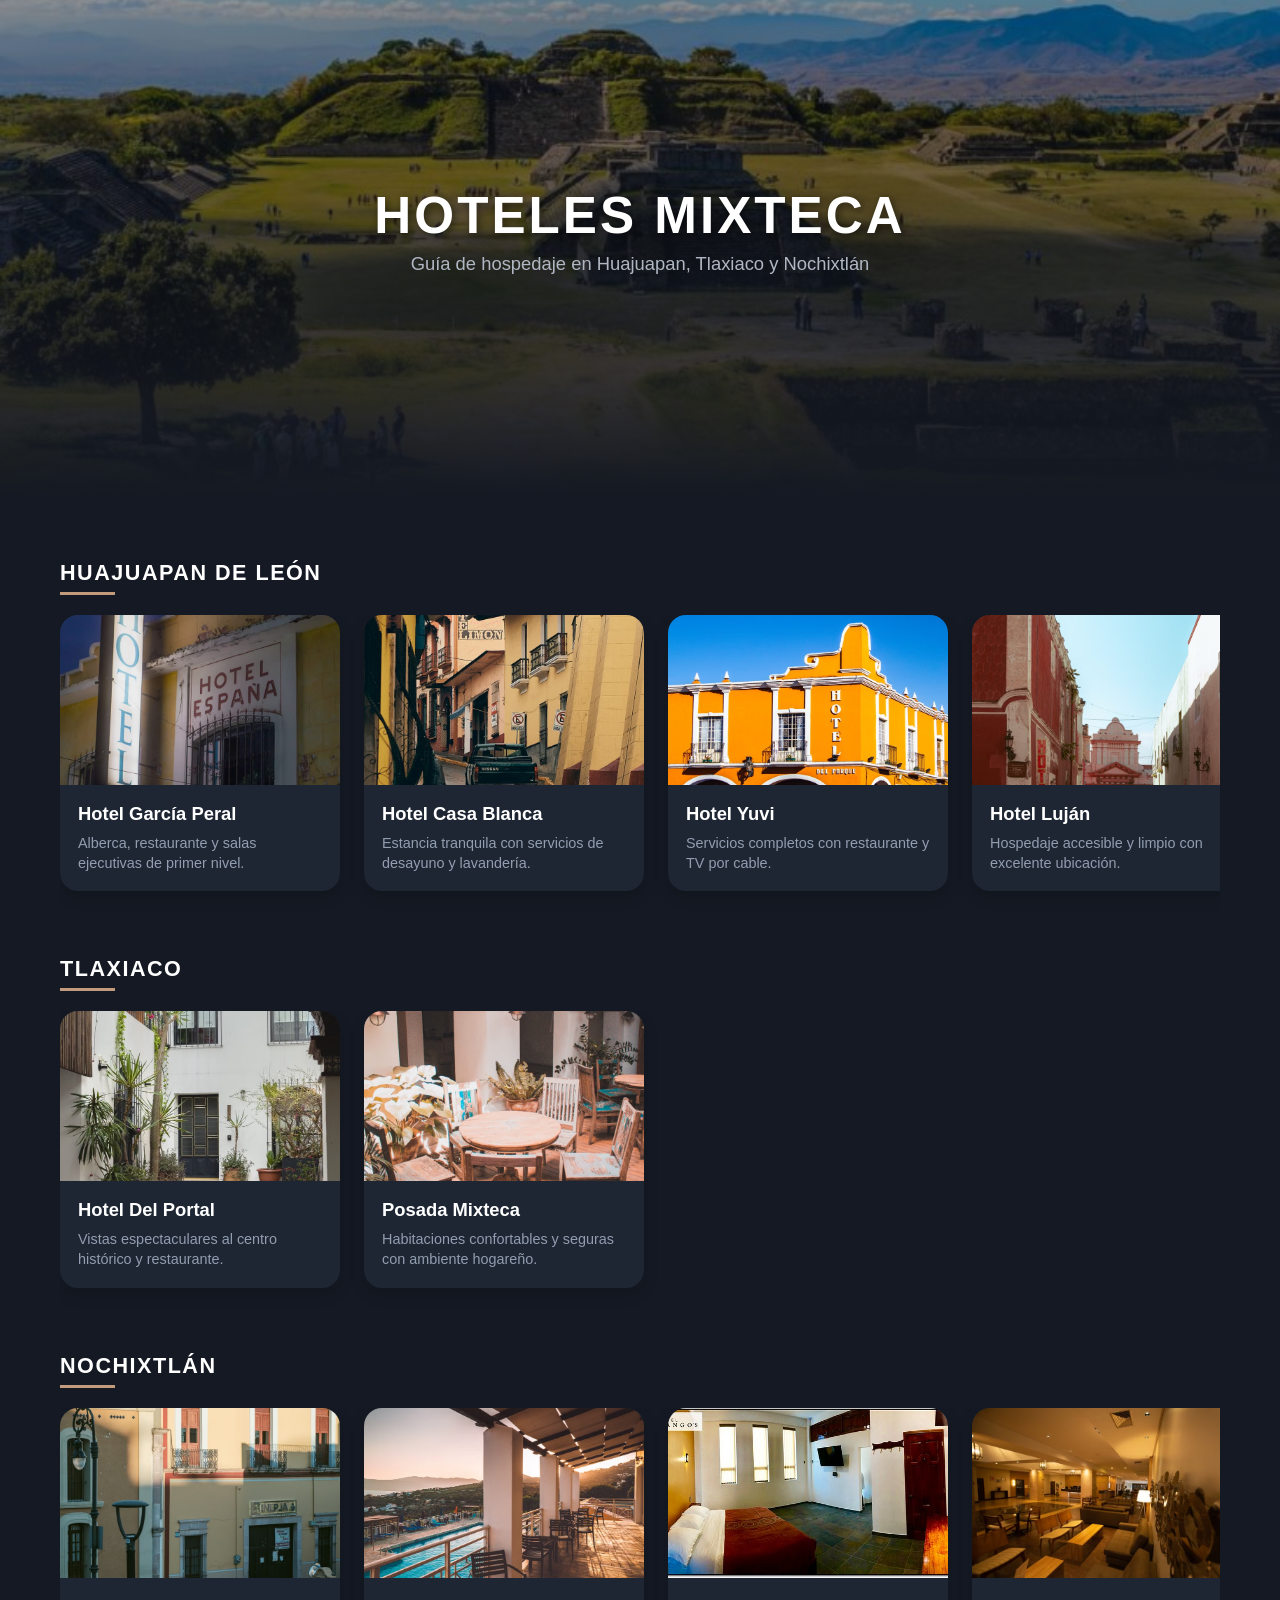
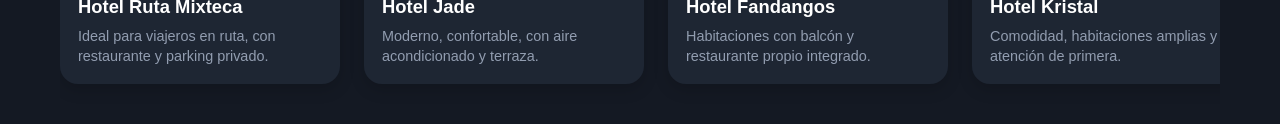
<file: HotelesMixteca/index.html>
<!DOCTYPE html>
<html lang="es">
<head>
  <meta charset="UTF-8">
  <meta name="viewport" content="width=device-width, initial-scale=1.0">
  <title>Hoteles Mixteca</title>
  <link rel="stylesheet" href="css/style.css">
</head>
<body>

  <div class="hero-section">
    <div class="hero-content">
      <h1>HOTELES MIXTECA</h1>
      <p>Guía de hospedaje en Huajuapan, Tlaxiaco y Nochixtlán</p>
    </div>
  </div>

  <main class="container">

    <div class="category-header">
      <h2>HUAJUAPAN DE LEÓN</h2>
      <div class="line-decorator"></div>
    </div>
    <div class="grid scroll-horizontal">
      <div class="card" onclick="openHotel(this)" data-nombre="Hotel García Peral" data-desc="Alberca, restaurante y salas ejecutivas de primer nivel." data-wifi="true" data-parking="true" data-restaurante="true" data-alberca="true" data-telefono="953 532 0077" data-direccion="Constitución #2, Centro, Huajuapan de León" data-precio="$850 - $1,200 MXN">
        <div class="img" style="background-image: url('img/hoteles/gae1.avif')"></div>
        <div class="card-content"><h3>Hotel García Peral</h3><p>Alberca, restaurante y salas ejecutivas de primer nivel.</p></div>
      </div>
      <div class="card" onclick="openHotel(this)" data-nombre="Hotel Casa Blanca" data-desc="Estancia tranquila con servicios de desayuno y lavandería." data-wifi="true" data-parking="true" data-restaurante="false" data-alberca="false" data-telefono="953 532 0455" data-direccion="Amatista #14, Col. El Carmen" data-precio="$500 - $750 MXN">
        <div class="img" style="background-image: url('img/hoteles/casa1.avif')"></div>
        <div class="card-content"><h3>Hotel Casa Blanca</h3><p>Estancia tranquila con servicios de desayuno y lavandería.</p></div>
      </div>
      <div class="card" onclick="openHotel(this)" data-nombre="Hotel Yuvi" data-desc="Servicios completos con restaurante y TV por cable." data-wifi="true" data-parking="true" data-restaurante="true" data-alberca="false" data-telefono="953 532 1922" data-direccion="Paraísos #4, Col. Aviación" data-precio="$600 - $850 MXN">
        <div class="img" style="background-image: url('img/hoteles/yuvi1.avif')"></div>
        <div class="card-content"><h3>Hotel Yuvi</h3><p>Servicios completos con restaurante y TV por cable.</p></div>
      </div>
      <div class="card" onclick="openHotel(this)" data-nombre="Hotel Luján" data-desc="Hospedaje accesible y limpio con excelente ubicación." data-wifi="true" data-parking="false" data-restaurante="false" data-alberca="false" data-telefono="953 532 2314" data-direccion="Zaragoza #45, Centro" data-precio="$400 - $600 MXN">
        <div class="img" style="background-image: url('img/hoteles/centro1.avif')"></div>
        <div class="card-content"><h3>Hotel Luján</h3><p>Hospedaje accesible y limpio con excelente ubicación.</p></div>
      </div>
      <div class="card" onclick="openHotel(this)" data-nombre="Hotel Ruta del Sol" data-desc="Cómodo, seguro y con amplio estacionamiento privado." data-wifi="true" data-parking="true" data-restaurante="false" data-alberca="false" data-telefono="953 532 3566" data-direccion="Carr. Internacional Km 340" data-precio="$450 - $700 MXN">
        <div class="img" style="background-image: url('img/hoteles/sol1.avif')"></div>
        <div class="card-content"><h3>Hotel Ruta del Sol</h3><p>Cómodo, seguro y con amplio estacionamiento privado.</p></div>
      </div>
      <div class="card" onclick="openHotel(this)" data-nombre="Hotel Jardín Real" data-desc="Instalaciones pacíficas con jardines y áreas verdes." data-wifi="true" data-parking="true" data-restaurante="true" data-alberca="false" data-telefono="953 532 4411" data-direccion="Av. Venustiano Carranza #82" data-precio="$700 - $1,000 MXN">
        <div class="img" style="background-image: url('img/hoteles/jardin1.avif')"></div>
        <div class="card-content"><h3>Hotel Jardín Real</h3><p>Instalaciones pacíficas con jardines y áreas verdes.</p></div>
      </div>
    </div>

    <div class="category-header">
      <h2>TLAXIACO</h2>
      <div class="line-decorator"></div>
    </div>
    <div class="grid scroll-horizontal">
      <div class="card" onclick="openHotel(this)" data-nombre="Hotel Del Portal" data-desc="Vistas espectaculares al centro histórico y restaurante." data-wifi="true" data-parking="false" data-restaurante="true" data-alberca="false" data-telefono="953 552 0122" data-direccion="Portal Benito Juárez #1" data-precio="$600 - $950 MXN">
        <div class="img" style="background-image: url('img/hoteles/portal1.avif')"></div>
        <div class="card-content"><h3>Hotel Del Portal</h3><p>Vistas espectaculares al centro histórico y restaurante.</p></div>
      </div>
      <div class="card" onclick="openHotel(this)" data-nombre="Posada Mixteca" data-desc="Habitaciones confortables y seguras con ambiente hogareño." data-wifi="true" data-parking="true" data-restaurante="false" data-alberca="false" data-telefono="953 552 1455" data-direccion="Galeana #24, Barrio San Diego" data-precio="$500 - $750 MXN">
        <div class="img" style="background-image: url('img/hoteles/posada1.avif')"></div>
        <div class="card-content"><h3>Posada Mixteca</h3><p>Habitaciones confortables y seguras con ambiente hogareño.</p></div>
      </div>
    </div>

    <div class="category-header">
      <h2>NOCHIXTLÁN</h2>
      <div class="line-decorator"></div>
    </div>
    <div class="grid scroll-horizontal">
      <div class="card" onclick="openHotel(this)" data-nombre="Hotel Ruta Mixteca" data-desc="Ideal para viajeros en ruta, con restaurante y parking privado." data-wifi="true" data-parking="true" data-restaurante="true" data-alberca="false" data-telefono="951 542 0344" data-direccion="Carr. Federal Cristóbal Colón Km 80" data-precio="$550 - $800 MXN">
        <div class="img" style="background-image: url('img/hoteles/ruta1.avif')"></div>
        <div class="card-content"><h3>Hotel Ruta Mixteca</h3><p>Ideal para viajeros en ruta, con restaurante y parking privado.</p></div>
      </div>
      <div class="card" onclick="openHotel(this)" data-nombre="Hotel Jade" data-desc="Moderno, confortable, con aire acondicionado y terraza." data-wifi="true" data-parking="true" data-restaurante="false" data-alberca="false" data-telefono="951 233 8910" data-direccion="Melchor Ocampo #18" data-precio="$650 - $950 MXN">
        <div class="img" style="background-image: url('img/hoteles/jade1.avif')"></div>
        <div class="card-content"><h3>Hotel Jade</h3><p>Moderno, confortable, con aire acondicionado y terraza.</p></div>
      </div>
      <div class="card" onclick="openHotel(this)" data-nombre="Hotel y Restaurant Fandangos" data-desc="Habitaciones con balcón y restaurante propio integrado." data-wifi="true" data-parking="true" data-restaurante="true" data-alberca="false" data-telefono="951 542 1122" data-direccion="Calle Robles #11, Nochixtlán" data-precio="$650 - $900 MXN">
        <div class="img" style="background-image: url('img/hoteles/fan6.jpg')"></div>
        <div class="card-content"><h3>Hotel Fandangos</h3><p>Habitaciones con balcón y restaurante propio integrado.</p></div>
      </div>
      <div class="card" onclick="openHotel(this)" data-nombre="Hotel Kristal" data-desc="Comodidad, habitaciones amplias y atención de primera." data-wifi="true" data-parking="true" data-restaurante="false" data-alberca="false" data-telefono="951 542 0199" data-direccion="Zaragoza #56, Barrio Chimeco" data-precio="$480 - $700 MXN">
        <div class="img" style="background-image: url('img/hoteles/uni1.avif')"></div>
        <div class="card-content"><h3>Hotel Kristal</h3><p>Comodidad, habitaciones amplias y atención de primera.</p></div>
      </div>
    </div>

  </main>

  <div class="modal" id="hotelModal" onclick="closeModal(event)">
    <div class="modal-content">
      <div class="gallery">
        <div class="main-img" id="mainImg"></div>
        <div class="thumbs" id="thumbs"></div>
      </div>
      <div class="content">
        <h1></h1>
        <p class="desc"></p>
        <div class="section">
          <h4>Servicios incluidos</h4>
          <div class="chips"></div>
        </div>
        <div class="section">
          <h4>Contacto y Ubicación</h4>
          <div class="info"></div>
        </div>
      </div>
    </div>
  </div>

  <script src="js/app.js"></script>
</body>
</html>
</file>
<file: HotelesMixteca/css/style.css>
/* --- CONFIGURACIÓN GENERAL --- */
* { margin: 0; padding: 0; box-sizing: border-box; font-family: 'Segoe UI', Tahoma, Geneva, Verdana, sans-serif; }
body { background-color: #141923; color: #ffffff; overflow-y: auto; }

.container { max-width: 1200px; margin: 0 auto; padding: 20px; }

/* --- ESTILOS DE LA SECCIÓN HERO --- */
.hero-section {
  height: 55vh;
  background-image: linear-gradient(rgba(0, 0, 0, 0.4), rgba(20, 25, 35, 1)), url('../img/hoteles/fondoo.jpg');
  background-size: cover; background-position: center;
  display: flex; align-items: center; justify-content: center; text-align: center; padding: 20px;
}

.hero-content h1 { font-size: 3.2rem; letter-spacing: 3px; margin-bottom: 8px; font-weight: 800; text-shadow: 2px 2px 8px rgba(0,0,0,0.5); }
.hero-content p { font-size: 1.15rem; color: #b0b7c3; margin-bottom: 35px; }

/* --- DECORADORES --- */
.category-header { margin: 45px 0 20px 0; }
.category-header h2 { font-size: 1.35rem; letter-spacing: 1.5px; color: #ffffff; }
.line-decorator { width: 55px; height: 3px; background-color: #c29b7c; margin-top: 6px; }

/* --- GRIDS CON SCROLL HORIZONTAL --- */
.grid {
  display: flex; overflow-x: auto; gap: 24px; padding-bottom: 20px;
  scroll-behavior: smooth; cursor: grab;
  -webkit-overflow-scrolling: touch;
}

/* --- TARJETAS --- */
.card { min-width: 280px; max-width: 280px; background-color: #1e2633; border-radius: 18px; overflow: hidden; box-shadow: 0 6px 15px rgba(0,0,0,0.15); transition: transform 0.25s ease; }
.card:hover { transform: translateY(-5px); }
.card .img { height: 170px; background-size: cover; background-position: center; }
.card-content { padding: 18px; }
.card-content h3 { font-size: 1.15rem; margin-bottom: 8px; color: #ffffff; }
.card-content p { font-size: 0.9rem; color: #929db0; line-height: 1.4; }

/* --- VENTANA MODAL (CORREGIDA) --- */
.modal {
  display: none; /* <--- ESTO ES LO MÁS IMPORTANTE: Que esté oculto por defecto */
  position: fixed; 
  top: 0; left: 0; 
  width: 100%; height: 100%;
  background-color: rgba(0, 0, 0, 0.85); 
  z-index: 1000;
  /* Eliminamos el 'display: flex' de aquí porque el JS lo activará */
  align-items: center; 
  justify-content: center; 
  padding: 20px;
}
.modal-content {
  background-color: #1a202c; 
  border-radius: 24px;
  width: 90%;          /* Mantiene proporción sin deformarse */
  max-width: 450px;    /* Tamaño ideal en PC */
  max-height: 90vh;    /* Límite de altura para activar scroll interno */
  overflow-y: auto;    /* Crea la barra de scroll cuando es necesario */
  box-shadow: 0 10px 30px rgba(0,0,0,0.5);
  animation: fadeIn 0.3s ease;
}

@keyframes fadeIn { from { opacity: 0; transform: scale(0.95); } to { opacity: 1; transform: scale(1); } }

/* --- DETALLES INTERNOS DEL MODAL --- */
.gallery { position: relative; }
.main-img { height: 250px; background-size: cover; background-position: center; transition: background-image 0.25s ease; }
.thumbs { display: flex; gap: 10px; padding: 15px; background: rgba(0, 0, 0, 0.3); overflow-x: auto; }
.thumb { width: 65px; height: 45px; border-radius: 6px; background-size: cover; background-position: center; cursor: pointer; border: 2px solid transparent; flex-shrink: 0; }
.thumb.active, .thumb:hover { border-color: #c29b7c; transform: scale(1.05); }

.modal-content .content { padding: 24px; }
.modal-content h1 { font-size: 1.6rem; margin-bottom: 10px; }
.modal-content .desc { font-size: 0.95rem; color: #a0aec0; line-height: 1.5; margin-bottom: 20px; }
.section { margin-bottom: 20px; }
.section h4 { font-size: 0.85rem; text-transform: uppercase; letter-spacing: 1px; color: #718096; margin-bottom: 10px; }
.chips { display: flex; gap: 8px; flex-wrap: wrap; }
.chips span { background-color: rgba(255, 255, 255, 0.05); border: 1px solid rgba(255, 255, 255, 0.1); padding: 6px 14px; border-radius: 15px; font-size: 0.85rem; }
.info p { font-size: 0.9rem; margin-bottom: 8px; color: #cbd5e0; }
.info p strong { color: #718096; }
</file>
